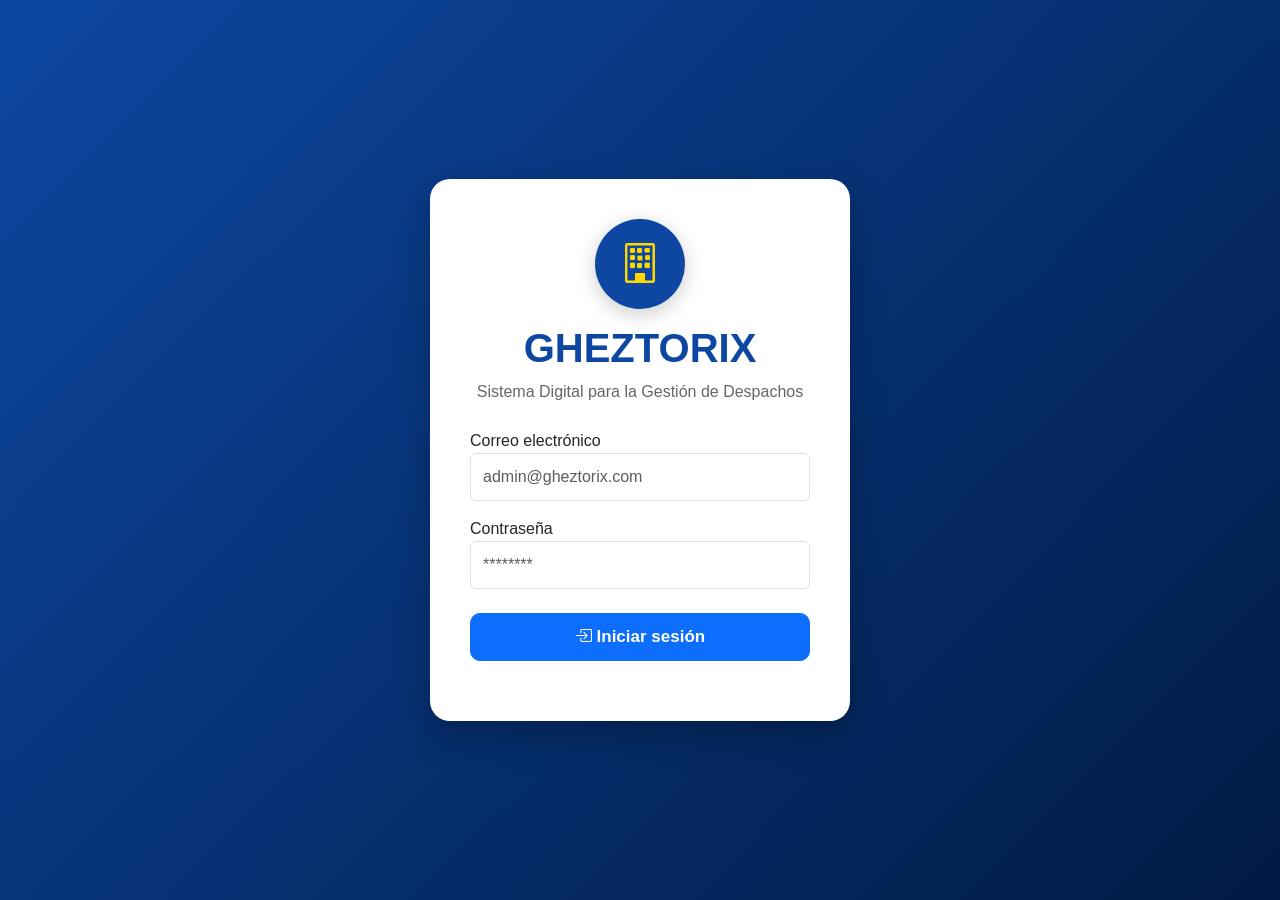
<file: index.html>
<!DOCTYPE html>
<html lang="es">

<head>

    <meta charset="UTF-8">
    <meta name="viewport" content="width=device-width, initial-scale=1.0">

    <title>GHEZTORIX | Sistema Digital para la Gestión de Despachos</title>

    <!-- Bootstrap -->
    <link href="https://cdn.jsdelivr.net/npm/bootstrap@5.3.3/dist/css/bootstrap.min.css" rel="stylesheet">

    <!-- Bootstrap Icons -->
    <link href="https://cdn.jsdelivr.net/npm/bootstrap-icons@1.11.3/font/bootstrap-icons.css" rel="stylesheet">

    <!-- Estilos -->
    <link rel="stylesheet" href="css/style.css">

</head>

<body>

<!-- ===================== LOGIN ===================== -->

<div id="loginPage">

    <div class="login-box">

        <div class="logo">

            <div class="logo-circle">
                <i class="bi bi-building"></i>
            </div>

            <h1>GHEZTORIX</h1>

            <p>Sistema Digital para la Gestión de Despachos</p>

        </div>

        <div class="mt-4">

            <label>Correo electrónico</label>

            <input
            type="email"
            id="correo"
            class="form-control"
            placeholder="admin@gheztorix.com">

        </div>

        <div class="mt-3">

            <label>Contraseña</label>

            <input
            type="password"
            id="password"
            class="form-control"
            placeholder="********">

        </div>

        <button
        class="btn btn-primary w-100 mt-4"
        onclick="iniciarSesion()">

            <i class="bi bi-box-arrow-in-right"></i>

            Iniciar sesión

        </button>

        <div id="mensajeLogin"></div>

    </div>

</div>

<!-- ===================== DASHBOARD ===================== -->

<div id="dashboard" class="d-none">

<div class="container-fluid">

<div class="row">

<!-- SIDEBAR -->

<div class="col-lg-2 sidebar">

<h3 class="text-center mt-4">

GHEZTORIX

</h3>

<hr>

<button class="menu-btn" onclick="mostrarSeccion('inicio')">

<i class="bi bi-speedometer2"></i>

Inicio

</button>

<button class="menu-btn" onclick="mostrarSeccion('clientes')">

<i class="bi bi-people-fill"></i>

Clientes

</button>

<button class="menu-btn" onclick="mostrarSeccion('nuevoCliente')">

<i class="bi bi-person-plus-fill"></i>

Nuevo Cliente

</button>

<button class="menu-btn" onclick="mostrarSeccion('reportes')">

<i class="bi bi-bar-chart-fill"></i>

Reportes

</button>

<button class="menu-btn" onclick="mostrarSeccion('configuracion')">

<i class="bi bi-gear-fill"></i>

Configuración

</button>

<hr>

<button class="menu-btn salir" onclick="cerrarSesion()">

<i class="bi bi-box-arrow-left"></i>

Cerrar sesión

</button>

</div>

<!-- CONTENIDO -->

<div class="col-lg-10 contenido">

<!-- INICIO -->

<section id="inicio" class="pagina">

<h2>

Bienvenido Administrador

</h2>

<div class="row mt-4">

<div class="col-md-4">

<div class="card indicador">

<h3 id="totalClientes">

0

</h3>

<p>

Clientes registrados

</p>

</div>

</div>

<div class="col-md-4">

<div class="card indicador">

<h3>

0

</h3>

<p>

Documentos

</p>

</div>

</div>

<div class="col-md-4">

<div class="card indicador">

<h3>

0

</h3>

<p>

Reportes

</p>

</div>

</div>

</div>

</section>

<!-- CLIENTES -->

<section id="clientes" class="pagina d-none">

<h2>

Clientes

</h2>

<input
type="text"
id="buscarCliente"
class="form-control mt-3"
placeholder="Buscar por RFC o Razón Social">

<table class="table table-hover mt-4">

<thead>

<tr>


<th>RFC</th>
    
<th>Razón Social</th>    

<th>Correo</th>

<th>Teléfono</th>

<th>Acciones</th>

</tr>

</thead>

<tbody id="tablaClientes">

</tbody>

</table>

</section>

<!-- NUEVO CLIENTE -->

<section id="nuevoCliente" class="pagina d-none">

<h2>

Registrar Cliente

</h2>

<div class="card p-4 mt-3">

<div class="row">

<div class="col-md-6">

<label>RFC</label>

<input
type="text"
id="rfc"
class="form-control">

</div>

<div class="col-md-6">

<label>Razón Social</label>

<input
type="text"
id="razon"
class="form-control">

</div>

<div class="col-md-6 mt-3">

<label>Correo</label>

<input
type="email"
id="correoCliente"
class="form-control">

</div>

<div class="col-md-6 mt-3">

<label>Teléfono</label>

<input
type="text"
id="telefono"
class="form-control">

</div>

<div class="col-12 mt-4">

<button
class="btn btn-success"
onclick="guardarCliente()">

Guardar Cliente

</button>

</div>

</div>

</div>

</section>


<!-- ===================== EXPEDIENTE CLIENTE ===================== -->

<section id="expediente" class="pagina d-none">

<h2>
📁 Expediente del Cliente
</h2>

    <button 
class="btn btn-secondary mb-3"
onclick="mostrarSeccion('clientes')">

<i class="bi bi-arrow-left"></i>

Regresar a Clientes

</button>

<div class="card p-4 mt-3 expediente-card">


<h3 id="expNombre">
Seleccione un cliente
</h3>


<hr>


<p>
<strong>RFC:</strong>
<span id="expRFC"></span>
</p>


<p>
<strong>Correo:</strong>
<span id="expCorreo"></span>
</p>


<p>
<strong>Teléfono:</strong>
<span id="expTelefono"></span>
</p>


<hr>


<h4>
📄 Documentos
</h4>


<div class="documento">

<i class="bi bi-file-earmark-text"></i>

Constancia de Situación Fiscal

</div>


<div class="documento">

<i class="bi bi-file-earmark-check"></i>

Opinión de Cumplimiento

</div>


<div class="documento">

<i class="bi bi-file-earmark-code"></i>

XML

</div>


<div class="documento">

<i class="bi bi-key"></i>

e.firma

</div>


<hr>


<h4>
📝 Notas
</h4>


<textarea 
class="form-control"
placeholder="Notas del cliente">
</textarea>

<div class="documento">

<i class="bi bi-key"></i>

e.firma

</div>




</section>

    
<!-- REPORTES -->

<section id="reportes" class="pagina d-none">

<h2>

Reportes

</h2>

<p class="mt-3">

Aquí aparecerán los reportes del despacho.

</p>

</section>

<!-- CONFIGURACIÓN -->

<section id="configuracion" class="pagina d-none">

<h2>

Configuración

</h2>

<p class="mt-3">

Opciones del sistema.

</p>

</section>

</div>

</div>

</div>

</div>

<script src="js/app.js"></script>

</body>

</html>
</file>
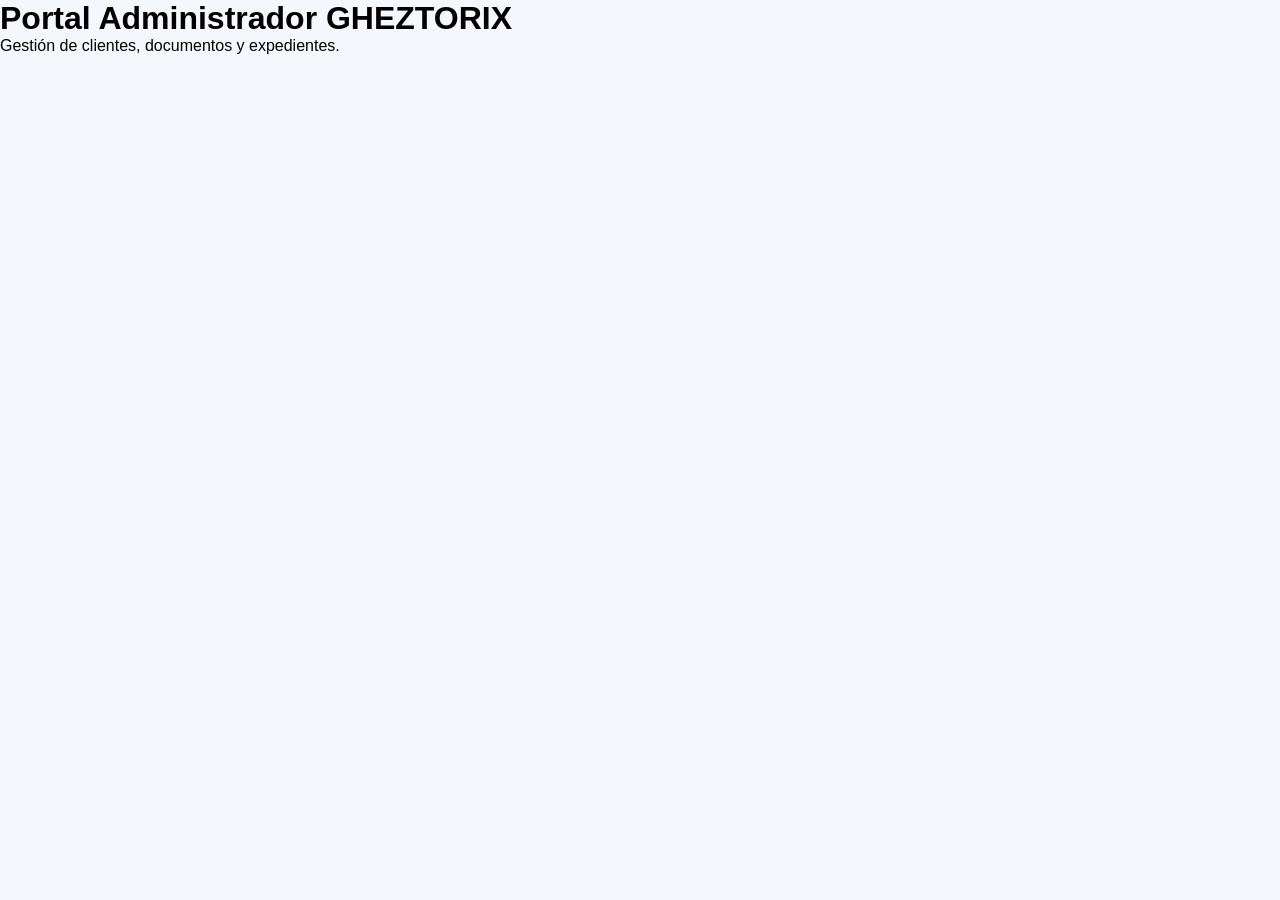
<file: dashboard-admin.html>
<!DOCTYPE html>
<html>

<head>

<title>Administrador GHEZTORIX</title>

<link rel="stylesheet" href="css/style.css">

</head>


<body>


<h1>
Portal Administrador GHEZTORIX
</h1>


<p>
Gestión de clientes, documentos y expedientes.
</p>


</body>

</html>
</file>
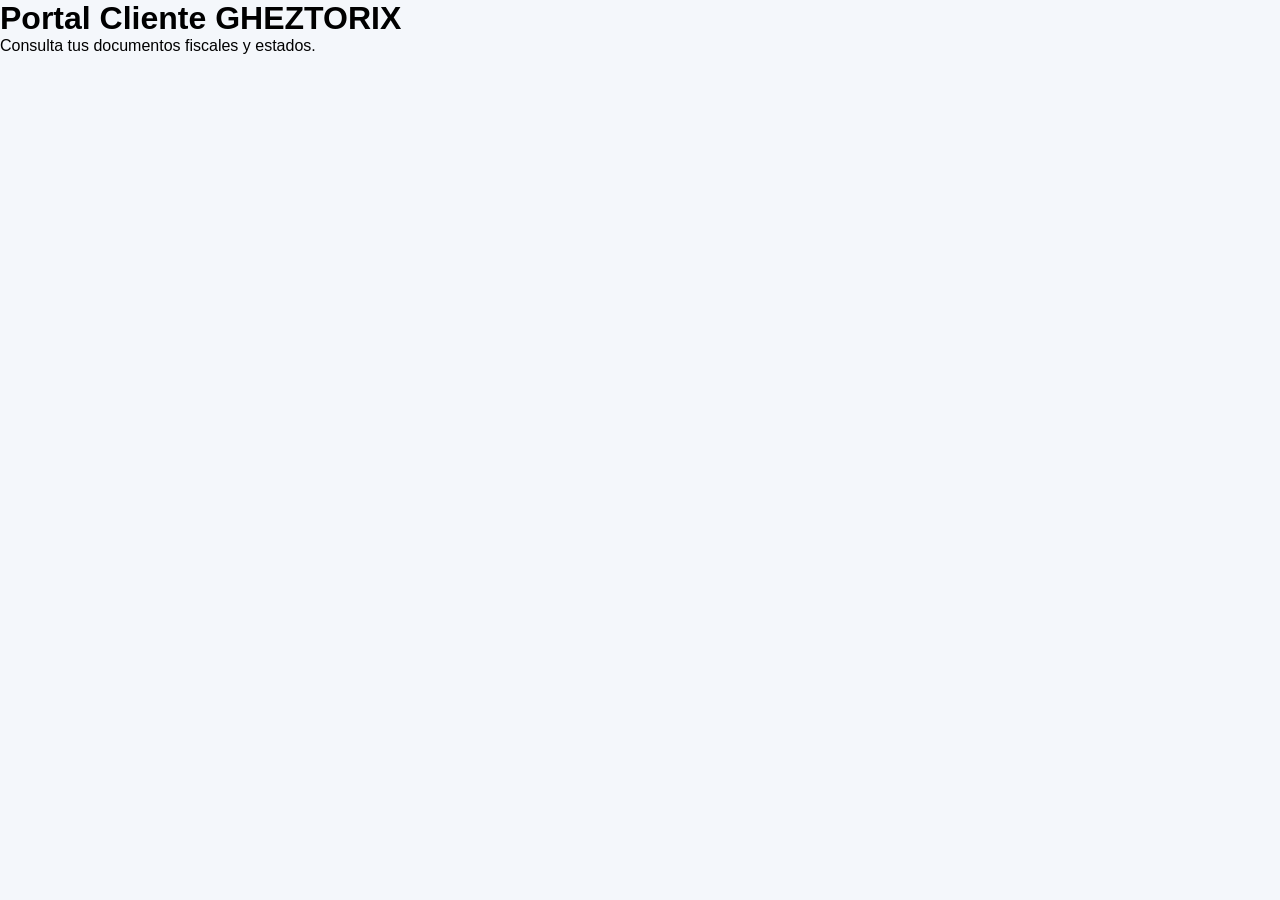
<file: dashboard-cliente.html>
<!DOCTYPE html>
<html>

<head>

<title>Cliente GHEZTORIX</title>

<link rel="stylesheet" href="css/style.css">

</head>


<body>


<h1>
Portal Cliente GHEZTORIX
</h1>


<p>
Consulta tus documentos fiscales y estados.
</p>


</body>

</html>
</file>
<file: css/style.css>
/*=================================================
            GHEZTORIX
 Sistema Digital para la Gestión de Despachos
=================================================*/

*{
    margin:0;
    padding:0;
    box-sizing:border-box;
    font-family:'Segoe UI',sans-serif;
}

body{
    background:#f4f7fb;
    overflow-x:hidden;
}

/*=========================
      LOGIN
=========================*/

#loginPage{

    width:100%;
    height:100vh;

    display:flex;
    justify-content:center;
    align-items:center;

    background:
    linear-gradient(135deg,#0D47A1,#001B44);

}

.login-box{

    width:420px;
    background:white;

    border-radius:20px;

    padding:40px;

    box-shadow:0 15px 35px rgba(0,0,0,.25);

    animation:aparecer .7s;

}

@keyframes aparecer{

from{

opacity:0;

transform:translateY(40px);

}

to{

opacity:1;

transform:translateY(0);

}

}

.logo{

text-align:center;

margin-bottom:25px;

}

.logo-circle{

width:90px;

height:90px;

background:#0D47A1;

border-radius:50%;

margin:auto;

display:flex;

justify-content:center;

align-items:center;

font-size:40px;

color:#FFD700;

box-shadow:0 5px 20px rgba(0,0,0,.2);

}

.logo h1{

margin-top:15px;

font-weight:bold;

color:#0D47A1;

}

.logo p{

color:#666;

}

.form-control{

height:48px;

}

.btn-primary{

height:48px;

font-size:17px;

font-weight:bold;

border-radius:10px;

}

#mensajeLogin{

margin-top:20px;

text-align:center;

font-weight:bold;

}

/*=========================
      DASHBOARD
=========================*/

.sidebar{

background:#0b1b33;

min-height:100vh;

padding:20px;

color:white;

}

.sidebar h3{

font-weight:bold;

color:#FFD700;

}

.menu-btn{

width:100%;

padding:14px;

margin-bottom:10px;

background:none;

border:none;

color:white;

text-align:left;

border-radius:10px;

transition:.3s;

font-size:16px;

}

.menu-btn i{

margin-right:10px;

}

.menu-btn:hover{

background:#1565C0;

}

.salir{

margin-top:30px;

background:#b71c1c;

}

.salir:hover{

background:#8e0000;

}

/*=========================
      CONTENIDO
=========================*/

.contenido{

padding:35px;

}

.contenido h2{

font-weight:bold;

color:#0D47A1;

margin-bottom:20px;

}

/*=========================
      TARJETAS
=========================*/

.indicador{

padding:25px;

text-align:center;

border:none;

border-radius:18px;

box-shadow:0 5px 20px rgba(0,0,0,.08);

transition:.3s;

}

.indicador:hover{

transform:translateY(-5px);

}

.indicador h3{

font-size:45px;

font-weight:bold;

color:#0D47A1;

}

.indicador p{

margin-top:10px;

font-size:18px;

}

/*=========================
      TABLAS
=========================*/

table{

background:white;

border-radius:15px;

overflow:hidden;

box-shadow:0 5px 20px rgba(0,0,0,.08);

}

thead{

background:#0D47A1;

color:white;

}

table td{

vertical-align:middle;

}

/*=========================
      FORMULARIOS
=========================*/

.card{

border:none;

border-radius:15px;

box-shadow:0 5px 20px rgba(0,0,0,.08);

}

.btn-success{

background:#198754;

border:none;

}

.btn-success:hover{

background:#157347;

}

/*=========================
      RESPONSIVE
=========================*/

@media(max-width:992px){

.sidebar{

min-height:auto;

}

.menu-btn{

font-size:15px;

}

.login-box{

width:95%;

}

.contenido{

padding:20px;

}
            

}
/*=========================
      EXPEDIENTE CLIENTE
=========================*/

.expediente-card{

background:white;

padding:30px;

border-radius:18px;

box-shadow:0 5px 20px rgba(0,0,0,.08);

}

.expediente-header{

background:#0D47A1;

color:white;

padding:20px;

border-radius:15px 15px 0 0;

}

.documento{

display:flex;

align-items:center;

padding:15px;

margin-bottom:10px;

background:#f8f9fa;

border-radius:10px;

transition:.3s;

}

.documento:hover{

background:#e3f2fd;

transform:translateX(5px);

}

.documento i{

font-size:25px;

color:#0D47A1;

margin-right:15px;

}
</file>
